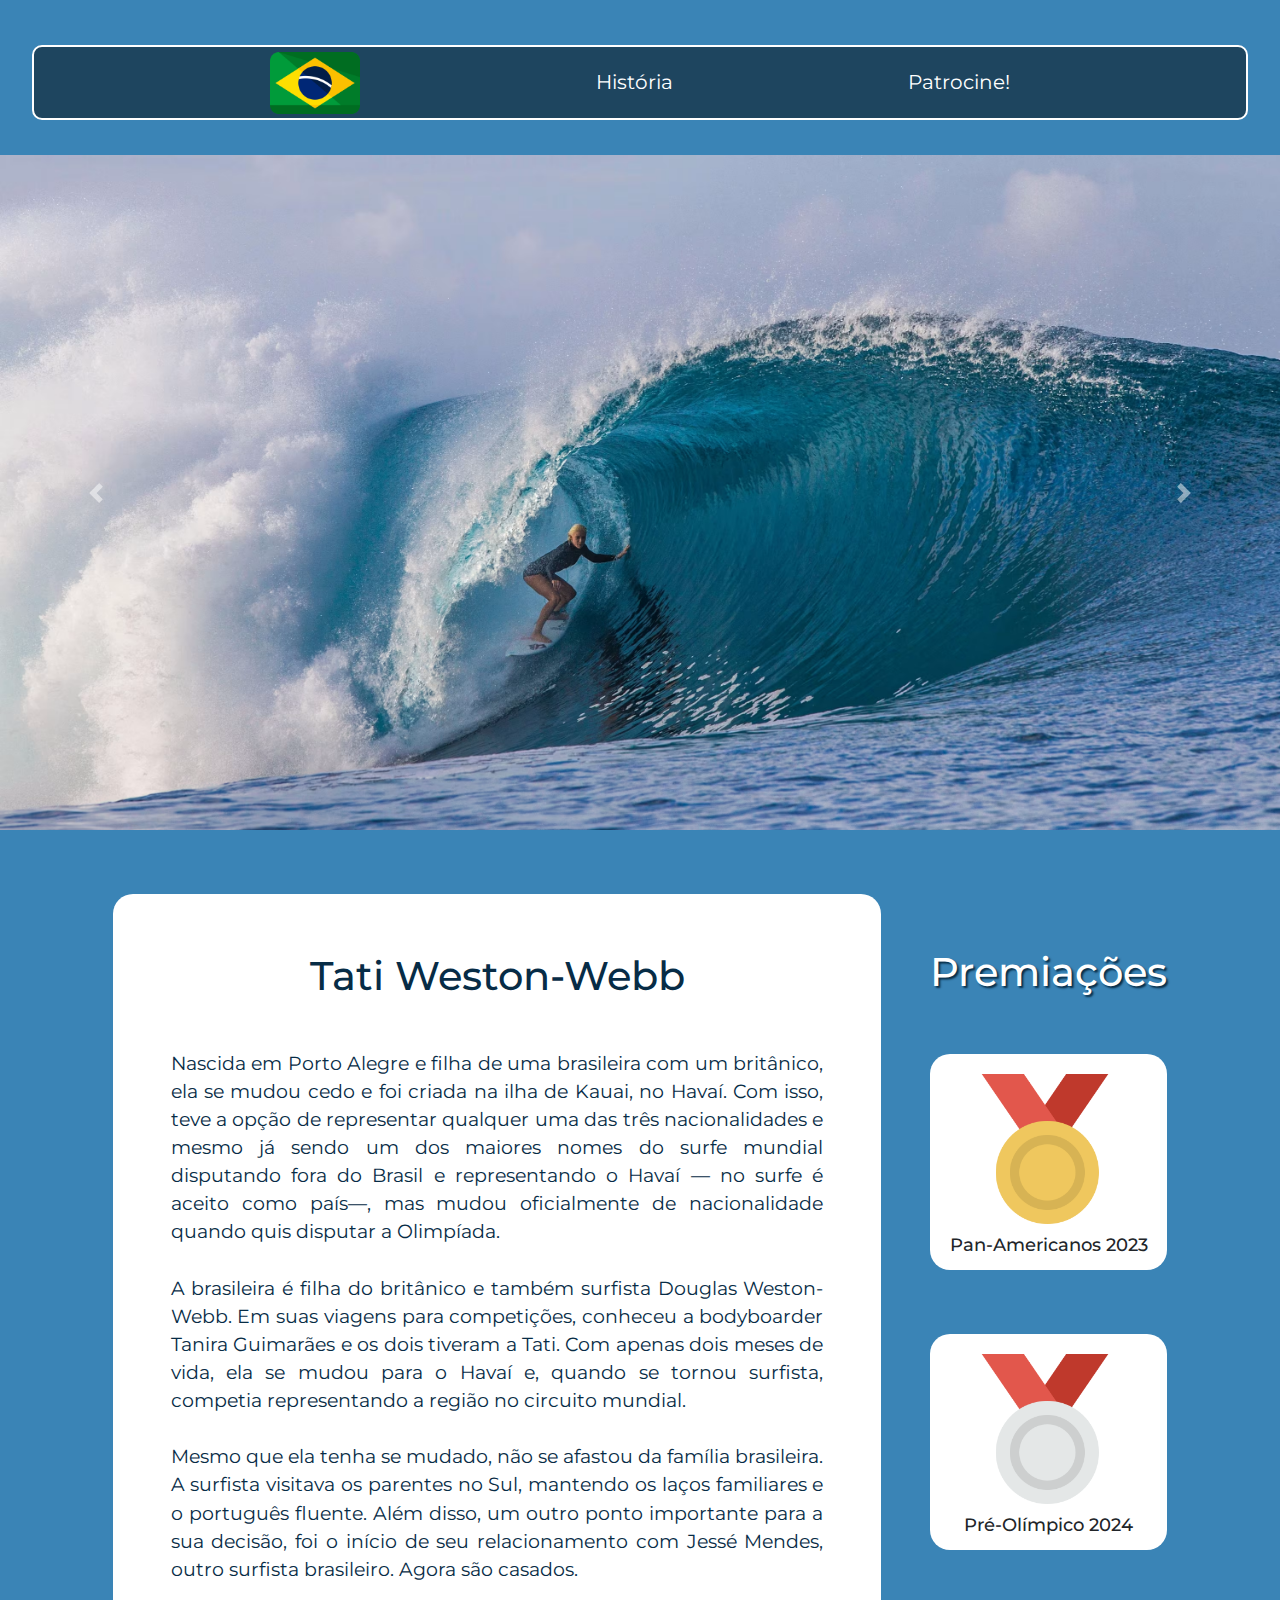
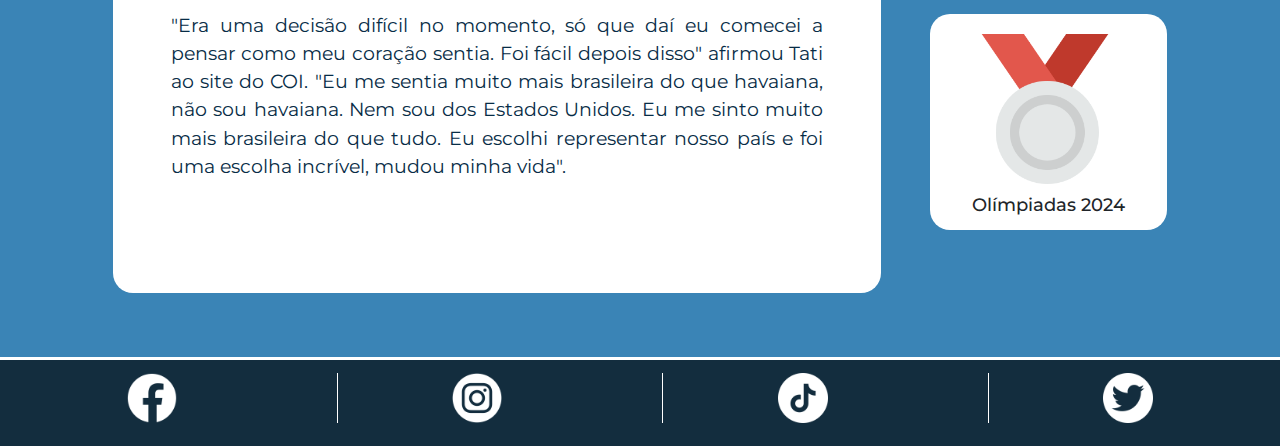
<file: index.html>
<!DOCTYPE html>
<html lang="pt-br">

<head>
    <meta charset="UTF-8" />
    <!-- Define a codificação de caracteres para UTF-8, garantindo a exibição correta de caracteres especiais -->
    <meta name="viewport" content="width=device-width, initial-scale=1.0" />
    <!-- Configura a viewport para dispositivos móveis, tornando o site responsivo -->

    <link rel="stylesheet"
        href="https://fonts.googleapis.com/css2?family=Material+Symbols+Outlined:opsz,wght,FILL,GRAD@48,400,0,-25" />
    <!-- Importa a fonte "Material Symbols Outlined" do Google Fonts -->
    <link rel="stylesheet" href="https://cdnjs.cloudflare.com/ajax/libs/font-awesome/6.0.0-beta3/css/all.min.css" />
    <!-- Importa o Font Awesome para ícones -->
    <link rel="stylesheet" href="https://stackpath.bootstrapcdn.com/bootstrap/4.5.2/css/bootstrap.min.css" />
    <!-- Importa o Bootstrap para estilos CSS -->
    <link rel="stylesheet" href="estilos/style.css" /> <!-- Importa seu arquivo CSS personalizado -->
    <title>Tati Weston Webb</title> <!-- Define o título da página, que aparece na aba do navegador -->
</head>

<body>
    <header> <!-- Define o cabeçalho da página -->
        <ul class="menu"> <!-- Uma lista não ordenada para o menu -->
            <li><a href="index.html"><img class="bandeira_brasileira" src="icons/brasil.png"
                        alt="bandeira_brasileira"></a></li>
            <!-- Item de lista com link para a página inicial e imagem da bandeira do Brasil -->
            <li><a href="#historia_artigo">História</a></li> <!-- Item de lista com link para a seção "História" -->
            <li><a href="contato.html">Patrocine! </a></li> <!-- Item de lista com link para a página "contato.html" -->
        </ul>
    </header>

    <main> <!-- Define o conteúdo principal da página -->
        <section id="projetos"> <!-- Uma seção para os projetos -->
            <div id="carouselProjetos" class="carousel slide" data-ride="carousel"> <!-- Um carrossel Bootstrap -->
                <div class="carousel-inner"> <!-- Container interno do carrossel -->

                    <!-- Itens do carrossel (slides) -->
                    <div class="carousel-item active" style="
                background: black url(imagens/tati_weston_1.avif)
                  bottom/cover no-repeat;
              ">
                        <a href="#" target="_blank"> <!-- Link que abre em uma nova aba -->
                            <div class="d-flex justify-content-center">
                                <!-- Div com classes Bootstrap para centralizar o conteúdo horizontalmente -->

                                <div class="projeto">
                                </div>
                            </div>
                        </a>
                    </div>
                    <div class="carousel-item" style="
                background: black url(imagens/tati_weston_2.webp)
                center/cover no-repeat;
                top: 60%;
              ">
                        <a href="#" target="_blank">
                            <div class="d-flex justify-content-center">
                                <div class="projeto">

                                </div>
                            </div>
                        </a>
                    </div>
                    <div class="carousel-item" style="
                background: black url(imagens/tati_na_manobra.jpeg) center/cover no-repeat;
              ">
                        <a href="#" target="_blank">
                            <div class="d-flex justify-content-center">
                                <div class="projeto">

                                </div>
                            </div>
                        </a>
                    </div>

                    <div class="carousel-item" style="
                background: black url(imagens/tati_na_praia_com_o_pessoal.jpg) top/cover no-repeat;
              ">
                        <a href="#" target="_blank">
                            <div class="d-flex justify-content-center">
                                <div class="projeto">
                                    <h1></h1>
                                </div>
                            </div>
                        </a>
                    </div>
                </div>
                <a class="carousel-control-prev" href="#carouselProjetos" role="button" data-slide="prev">
                    <span class="carousel-control-prev-icon" aria-hidden="true"></span> <!-- Ícone do botão Anterior -->
                    <span class="sr-only">Anterior</span> <!-- Texto alternativo para leitores de tela -->
                </a>
                <a class="carousel-control-next" href="#carouselProjetos" role="button" data-slide="next">
                    <span class="carousel-control-next-icon" aria-hidden="true"></span> <!-- Ícone do botão Próximo -->
                    <span class="sr-only">Próximo</span> <!-- Texto alternativo para leitores de tela -->
                </a>
            </div>
        </section>


        <div class="historia_elementos"> <!-- Container para a seção "História" -->
            <article id="historia_artigo"> <!-- Define um artigo para o conteúdo da história -->
                <h1>Tati Weston-Webb</h1><br>
                <p>Nascida em Porto Alegre e filha de uma brasileira com um britânico, ela se mudou cedo e foi criada na
                    ilha de Kauai, no Havaí. Com isso, teve a opção de representar qualquer uma das três nacionalidades
                    e mesmo já sendo um dos maiores nomes do surfe mundial disputando fora do Brasil e representando o
                    Havaí — no surfe é aceito como país—, mas mudou oficialmente de nacionalidade quando quis disputar a
                    Olimpíada. <br><br>
                    A brasileira é filha do britânico e também surfista Douglas Weston-Webb. Em suas viagens para
                    competições, conheceu a bodyboarder Tanira Guimarães e os dois tiveram a Tati. Com apenas dois meses
                    de vida, ela se mudou para o Havaí e, quando se tornou surfista, competia representando a região no
                    circuito mundial. <br><br>
                    Mesmo que ela tenha se mudado, não se afastou da família brasileira. A surfista visitava os parentes
                    no Sul, mantendo os laços familiares e o português fluente. Além disso, um outro ponto importante
                    para a sua decisão, foi o início de seu relacionamento com Jessé Mendes, outro surfista brasileiro.
                    Agora são casados. <br><br>
                    "Era uma decisão difícil no momento, só que daí eu comecei a pensar como meu coração sentia. Foi
                    fácil depois disso" afirmou Tati ao site do COI. "Eu me sentia muito mais brasileira do que
                    havaiana, não sou havaiana. Nem sou dos Estados Unidos. Eu me sinto muito mais brasileira do que
                    tudo. Eu escolhi representar nosso país e foi uma escolha incrível, mudou minha vida".</p>
                <a class="fonte_globo"
                    href="https://oglobo.globo.com/esportes/olimpiadas/noticia/2024/08/06/nascida-no-brasil-criada-no-havai-entenda-por-que-tatiana-weston-webb-quis-defender-o-brasil-no-surfe.ghtml"
                    target="_blank">Fonte</a> <!-- Link para a fonte da informação -->
            </article>

            <aside class="premiacoes"> <!-- Define um conteúdo lateral (sidebar) -->
                <h2>Premiações</h2>
                <figure><img src="./imagens/gold-medal.png" alt="medalha_gold">
                    <h3>Pan-Americanos 2023</h3>
                </figure>
                <figure><img src="./imagens/silver-medal.png" alt="medalha_silver">
                    <h3>Pré-Olímpico 2024</h3>
                </figure>
                <figure><img src="./imagens/silver-medal.png" alt="medalha_silver2">
                    <h3>Olímpiadas 2024</h3>
                </figure>
            </aside>
        </div>

    </main>

    <footer> <!-- Define o rodapé da página -->
        <nav> <!-- Seção de navegação -->
            <ul> <!-- Lista de links para redes sociais -->
                <li class="traco"><a href="https://m.facebook.com/tatianawestonwebbsurf" target="_blank"><img
                            src="icons/facebook.png" alt=""></a></li> <!-- Ícone do Facebook -->
                <li class="traco"><a href="https://www.instagram.com/tatiwest?igsh=YXVmbG51OTZoMWhs"
                        target="_blank"><img src="icons/instagram.png" alt=""></a></li>
                <li class="traco"><a
                        href="https://www.tiktok.com/@tatiwest9?lang=pt-BR&is_from_webapp=1&sender_device=mobile&sender_web_id=7400399276185142789"
                        target="_blank"><img src="icons/tiktok.png" alt=""></a></li>
                <li><a href="https://x.com/tatiwest?s=21&t=yPCIa761bU-Zq44lFiUPwA" target="_blank"><img
                            src="icons/twitter.png" alt=""></a></li>

            </ul>
        </nav>


    </footer>

    <!-- Importação de scripts JavaScript -->
    <script src="https://code.jquery.com/jquery-3.5.1.slim.min.js"></script> <!-- jQuery -->
    <script src="https://cdn.jsdelivr.net/npm/@popperjs/core@2.5.4/dist/umd/popper.min.js"></script>
    <!-- Popper.js (necessário para alguns componentes do Bootstrap) -->
    <script src="https://stackpath.bootstrapcdn.com/bootstrap/4.5.2/js/bootstrap.min.js"></script>
    <!-- Bootstrap JavaScript -->
</body>

</html>
</file>
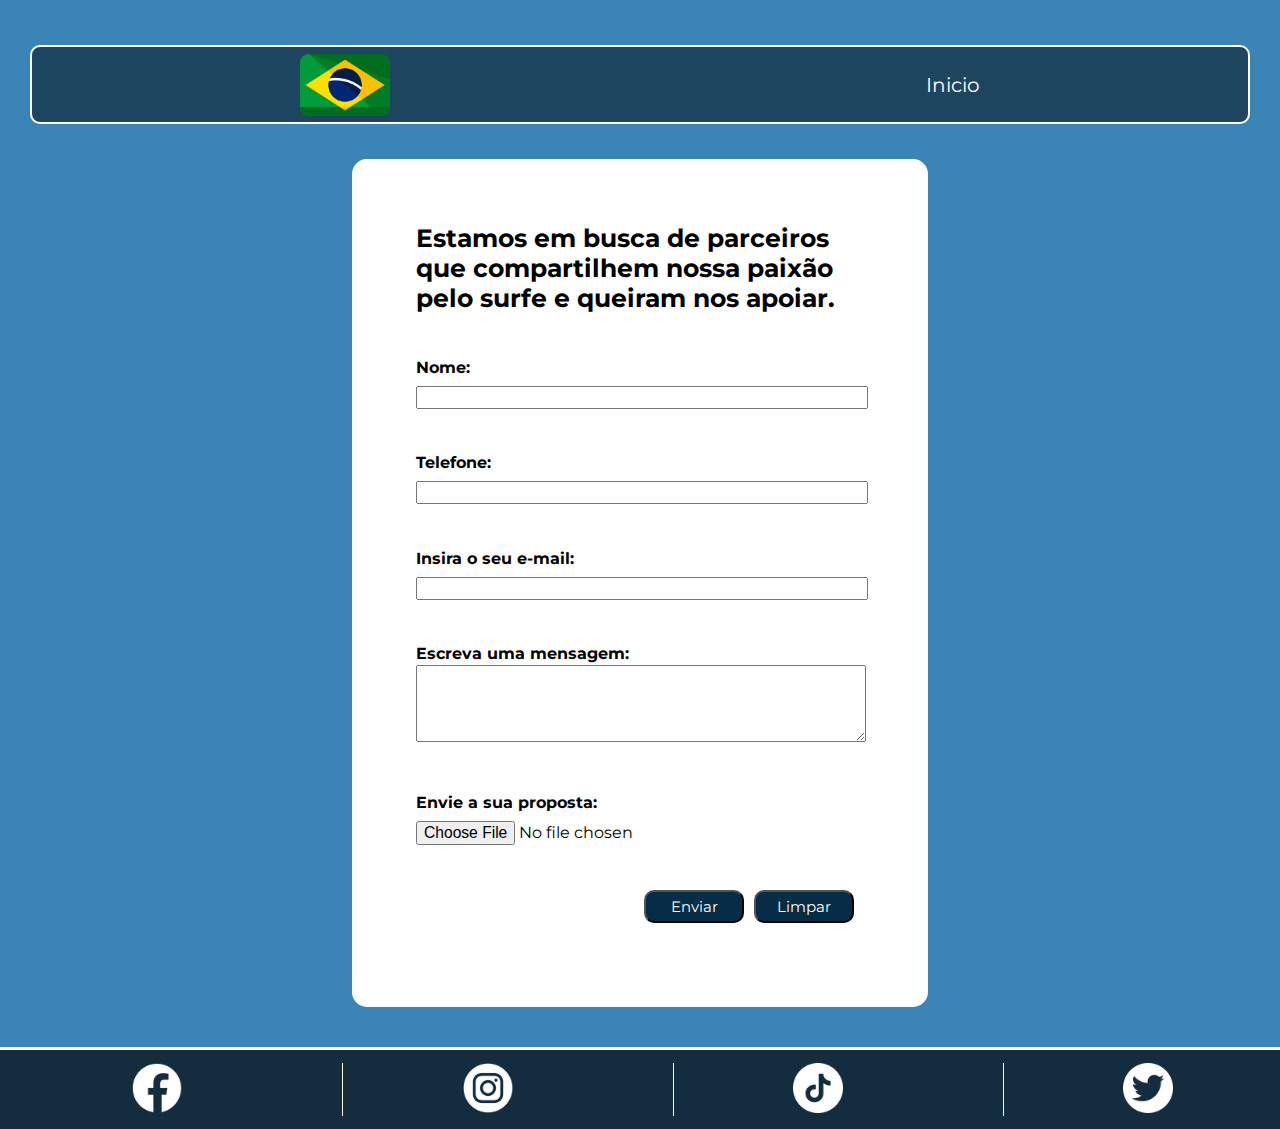
<file: contato.html>
<!DOCTYPE html>
<html lang="pt-br"> <!-- Define a linguagem do documento como português do Brasil -->

<head>
    <meta charset="UTF-8"> <!-- Define a codificação de caracteres como UTF-8 para suportar caracteres especiais -->
    <meta name="viewport" content="width=device-width, initial-scale=1.0"> <!-- Configura a viewport para responsividade em dispositivos móveis -->
    <link rel="stylesheet" href="https://fonts.googleapis.com/css2?family=Material+Symbols+Outlined:opsz,wght,FILL,GRAD@48,400,0,-25" /> <!-- Importa a fonte de ícones "Material Symbols Outlined" -->
    <link rel="stylesheet" href="./estilos/style.css"> <!-- Importa seu arquivo CSS externo -->
    <title>Contato</title> <!-- Define o título da página que aparece na aba do navegador -->
</head>

<body>
    <header> <!-- Define o cabeçalho da página -->
        <ul class="menu" style="justify-content: space-evenly;"> <!-- Cria uma lista não ordenada para o menu, com espaçamento uniforme entre os itens -->
            <li><a href="index.html"><img class="bandeira_brasileira" src="icons/brasil.png" alt="bandeira_brasileira"></a></li> <!-- Cria um item de lista com link para a página inicial e imagem da bandeira do Brasil -->
            <li></li> <!-- Cria um item de lista vazio para espaçamento -->
            <li><a href="index.html">Inicio</a></li> <!-- Cria um item de lista com link para a página inicial -->
        </ul>
    </header>

    <main> <!-- Define o conteúdo principal da página -->
        <form class="formulario" action="registro.php" method="GET"> <!-- Cria um formulário que envia os dados para o arquivo "registro.php" usando o método GET -->

            <h1 class="chamada">Estamos em busca de parceiros que compartilhem nossa paixão pelo surfe e queiram nos apoiar.</h1> <!-- Título principal do formulário -->

            <div> <!-- Cria um container para o campo "Nome" -->
                <label for="nome">Nome:</label> <!-- Rótulo para o campo "Nome", associado ao campo pelo atributo `for` -->
                <input class="campo_nome" type="text" id="nome" name="nome" required /> <!-- Campo de texto para o nome, com os atributos `id` e `name` definidos, e definido como obrigatório -->
            </div>

            <div> <!-- Cria um container para o campo "Telefone" -->
                <label for="telefone">Telefone:</label> <!-- Rótulo para o campo "Telefone", associado ao campo pelo atributo `for` -->
                <input class="campo_telefone" type="text" id="telefone" name="phone" required /> <!-- Campo de texto para o telefone, com os atributos `id` e `name` definidos, e definido como obrigatório -->
            </div>

            <div> <!-- Cria um container para o campo "E-mail" -->
                <label for="emailinserido">Insira o seu e-mail:</label><br> <!-- Rótulo para o campo "E-mail", associado ao campo pelo atributo `for` -->
                <input class="campo_email" type="email" id="emailinserido" name="emailinserido" required> <!-- Campo de texto para o e-mail, com os atributos `id` e `name` definidos, e definido como obrigatório -->
            </div>

            <div> <!-- Cria um container para o campo "Mensagem" -->
                <label for="feedback">Escreva uma mensagem:</label> <!-- Rótulo para o campo "Mensagem", associado ao campo pelo atributo `for` -->
                <textarea class="campo_texto" id="feedback" name="feedback"></textarea> <!-- Área de texto para a mensagem, com os atributos `id` e `name` definidos -->
            </div>

            <div> <!-- Cria um container para o campo "Proposta" (upload de arquivo) -->
                <label for="arquivo">Envie a sua proposta:</label> <!-- Rótulo para o campo "Proposta", associado ao campo pelo atributo `for` -->
                <input class="botao_anexo" type="file" id="arquivo" name="arquivo"> <!-- Campo de upload de arquivo, com os atributos `id` e `name` definidos -->
            </div>

            <div class="botoes"> <!-- Container para os botões do formulário -->
                <input class="botao_limpar" type="reset" value="Limpar" /> <!-- Botão para limpar os campos do formulário -->
                <input class="botao_enviar" type="submit" value="Enviar" /> <!-- Botão para enviar os dados do formulário -->
            </div>

        </form> 
    </main>

    <footer> <!-- Define o rodapé da página -->
        <nav> <!-- Define uma seção de navegação -->
            <ul> <!-- Cria uma lista não ordenada para os links das redes sociais -->
                <li class="traco"><a href="https://m.facebook.com/tatianawestonwebbsurf" target="_blank"><img src="icons/facebook.png" alt="ícone do Facebook"></a></li> <!-- Cria um item de lista com link para a página do Facebook, com ícone e texto alternativo para a imagem -->
                <li class="traco"><a href="https://www.instagram.com/tatiwest?igsh=YXVmbG51OTZoMWhs" target="_blank"><img src="icons/instagram.png" alt="ícone do Instagram"></a></li> <!-- Cria um item de lista com link para a página do Instagram, com ícone e texto alternativo para a imagem -->
                <li class="traco"><a href="https://www.tiktok.com/@tatiwest9?lang=pt-BR&is_from_webapp=1&sender_device=mobile&sender_web_id=7400399276185142789" target="_blank"><img src="icons/tiktok.png" alt="ícone do TikTok"></a></li> <!-- Cria um item de lista com link para a página do TikTok, com ícone e texto alternativo para a imagem -->
                <li><a href="https://x.com/tatiwest?s=21&t=yPCIa761bU-Zq44lFiUPwA" target="_blank"><img src="icons/twitter.png" alt="ícone do Twitter"></a></li> <!-- Cria um item de lista com link para a página do Twitter, com ícone e texto alternativo para a imagem -->
            </ul>
        </nav>
    </footer>

</body>

</html>
</file>
<file: estilos/style.css>
/* Importa a fonte Montserrat do Google Fonts com várias opções de estilo (itálico e pesos) */
@import url("https://fonts.googleapis.com/css2?family=Montserrat:ital,wght@0,100..900;1,100..900&display=swap");

/* Define estilos básicos para todos os elementos */
* {
  margin: 0;
  padding: 0;
  font-size: 62.5%; /* Define o tamanho da fonte base para 10px (1rem = 10px) */
  font-family: "Montserrat", sans-serif; /* Define a fonte padrão como Montserrat */
  scroll-behavior: smooth; /* Habilita a rolagem suave em todo o documento */
}

body {
  background-color: #3a84b6; /* Define a cor de fundo do corpo da página */
  scroll-behavior: smooth; /* Garante a rolagem suave no corpo da página */
}

/* Estilos para o menu */
.menu {
  display: flex; /* Define o menu como um container flexível */
  flex-direction: row; /* Define a direção dos itens do menu como horizontal */
  flex: auto; /* Permite que o menu ocupe todo o espaço disponível */
  list-style: none; /* Remove os marcadores de lista */
  height: 8rem; /* Define a altura do menu */
  font-size: 3rem; /* Define o tamanho da fonte do menu */
  justify-content: space-evenly; /* Distribui os itens do menu uniformemente */
  align-items: center; /* Centraliza os itens do menu verticalmente */
  background-color: #0000007a; /* Define a cor de fundo do menu com transparência */
  border: solid white 2px; /* Adiciona uma borda branca ao menu */
  color: white; /* Define a cor do texto do menu como branca */
  width: 95vw; /* Define a largura do menu como 95% da largura da viewport */
  margin: auto; /* Centraliza o menu horizontalmente */
  height: 75px; 
  margin-top: 45px; 
  margin-bottom: 35px; 
  border-radius: 10px; /* Arredonda os cantos do menu */
  transition: ease-in-out 0.7s; /* Adiciona uma transição suave às propriedades do menu */
}

/* Estilos para os itens do menu */
.menu > li {
  transition: ease-in-out 0.7s; /* Adiciona uma transição suave às propriedades dos itens do menu */
}

/* Estilos para os links dos itens do menu quando o mouse passa por cima */
.menu > li > a:hover {
  border-bottom: white solid 3px; /* Adiciona uma borda inferior branca ao link */
  padding-bottom: 1.7rem; /* Adiciona um espaçamento inferior ao link */
  transition: ease-in-out 0.2s; /* Adiciona uma transição suave às propriedades do link */
  text-decoration: none; /* Remove a decoração de texto do link */
  color: white; /* Define a cor do texto do link como branca */
}

/* Estilos para a imagem da bandeira do Brasil */
.bandeira_brasileira{
  display: flex; /* Define a imagem como um container flexível */
  height: 9rem; /* Define a altura da imagem */ 
}

/* Estilos para links */
a {
  font-size: 2rem; /* Define o tamanho da fonte do link */
  color: white; /* Define a cor do texto do link como branca */
  text-decoration: none; /* Remove a decoração de texto do link */
}

/* Estilos para os itens do carrossel */
.carousel-item {
  height: 75vh; /* Define a altura do item do carrossel como 75% da altura da viewport */
}

/* Estilos para os links dentro dos itens do carrossel */
.carousel-item > a {
  text-align: none; /* Define o alinhamento do texto do link como nenhum */
  color: white; /* Define a cor do texto do link como branca */
}

/* Estilos para o artigo da seção "História" */
#historia_artigo{
  font-size: 3rem; /* Define o tamanho da fonte do artigo */
  background-color: white; /* Define a cor de fundo do artigo como branca */
  color: #072c46; /* Define a cor do texto do artigo */
  text-align: center; /* Define o alinhamento do texto do artigo como centralizado */
  width: 60vw; /* Define a largura do artigo como 60% da largura da viewport */
  padding: 5%; /* Adiciona um espaçamento interno ao artigo */
  border-radius: 20px; /* Arredonda os cantos do artigo */
  text-align: justify; /* Define o alinhamento do texto do artigo como justificado */
}

/* Estilos para o título do artigo da seção "História" */
#historia_artigo>h1{
  font-size: 4rem; /* Define o tamanho da fonte do título */
  text-align: center; /* Define o alinhamento do texto do título como centralizado */
}

/* Estilos para formulários */
form {
  padding: 1rem; /* Adiciona um espaçamento interno ao formulário */
  margin: auto; /* Centraliza o formulário horizontalmente */
  font-size: 2rem; /* Define o tamanho da fonte do formulário */
  background-color: white; /* Define a cor de fundo do formulário como branca */
  width: 80vw; /* Define a largura do formulário como 80% da largura da viewport */
  border-radius: 15px; /* Arredonda os cantos do formulário */
  display: flex; /* Define o formulário como um container flexível */
  flex-direction: column; /* Define a direção dos itens do formulário como vertical */
  justify-content: space-between; /* Distribui os itens do formulário uniformemente */
}

/* Estilos para o rodapé da página */
footer {
  list-style-type: none; /* Remove os marcadores de lista */
  width: 100%; /* Define a largura do rodapé como 100% */
  background-color: rgba(0, 0, 0, 0.658); /* Define a cor de fundo do rodapé com transparência */
  color: white; /* Define a cor do texto do rodapé como branca */
  text-align: left; /* Define o alinhamento do texto do rodapé como à esquerda */
  border-top: 0.3rem solid white; /* Adiciona uma borda superior branca ao rodapé */
  padding: 1%; /* Adiciona um espaçamento interno ao rodapé */
}

/* Estilos para os links dentro do rodapé */
footer > nav > ul > li > a {
  color: white; /* Define a cor do texto do link como branca */
  font-size: 1.2rem; /* Define o tamanho da fonte do link */
  text-decoration: none; /* Remove a decoração de texto do link */
  transition: ease-in-out 0.1s; /* Adiciona uma transição suave às propriedades do link */ 
}

/* Estilos para os itens de lista com a classe "traco" dentro do rodapé */
footer > nav > ul > .traco{
  border-right: 1px solid #ffffff; /* Adiciona uma borda direita branca ao item de lista */
  padding: 0px 160px 0px 0px; /* Adiciona um espaçamento interno ao item de lista */
  text-align: center; /* Define o alinhamento do texto do item de lista como centralizado */
}

/* Estilos para as imagens dentro dos itens de lista com a classe "traco" dentro do rodapé */
footer > nav > ul > .traco > a > img{
  height: 5rem; /* Define a altura da imagem */
}

/* Estilos para as imagens dentro dos links dentro do rodapé */
footer > nav > ul > li > a > img{
  height: 5rem; /* Define a altura da imagem */
  transition: ease-in-out 0.3s; /* Adiciona uma transição suave às propriedades da imagem */
}

/* Estilos para a lista de links dentro do rodapé */
footer > nav > ul{
  display: flex; /* Define a lista como um container flexível */
  flex-direction: row; /* Define a direção dos itens da lista como horizontal */
  justify-content: space-evenly; /* Distribui os itens da lista uniformemente */
  list-style-type: none; /* Remove os marcadores de lista */
}

/* Estilos para as imagens dentro dos links dentro do rodapé quando o mouse passa por cima */
footer > nav > ul > li > a> img:hover {
  text-decoration: none; /* Remove a decoração de texto do link */
  color: white; /* Define a cor do texto do link como branca */
  padding-bottom: .05rem; /* Adiciona um espaçamento inferior ao link */
  height: 5.5rem; /* Define a altura da imagem */
}

/* Estilos para o container da seção "História" */
.historia_elementos {
  display: flex; /* Define o container como um container flexível */
  padding: 5%; /* Adiciona um espaçamento interno ao container */
  justify-content: space-evenly; /* Distribui os itens do container uniformemente */
}

/* Estilos para as imagens dentro da seção "Premiações" */
.premiacoes > figure > img {
  max-height: 15rem; /* Define a altura máxima da imagem */
  margin: 10px 0px; /* Adiciona uma margem superior e inferior à imagem */
  transform: translate(20%); /* Move a imagem horizontalmente em 20% */
}

/* Estilos para a seção "Premiações" */
.premiacoes {
  display: flex; /* Define a seção como um container flexível */
  flex-direction: column; /* Define a direção dos itens da seção como vertical */
  justify-content: space-evenly; /* Distribui os itens da seção uniformemente */
}

/* Estilos para o título da seção "Premiações" */
.premiacoes > h2 {
  text-align: center; /* Define o alinhamento do texto do título como centralizado */
  font-size: 4rem; /* Define o tamanho da fonte do título */
  color: white; /* Define a cor do texto do título como branca */
  text-shadow: #072c46 2px 2px 2px; /* Adiciona uma sombra ao texto do título */
}

/* Estilos para os itens da seção "Premiações" */
.premiacoes > figure {
  background-color: white; /* Define a cor de fundo do item como branca */
  padding: 10px; /* Adiciona um espaçamento interno ao item */
  border-radius: 20px; /* Arredonda os cantos do item */
}

/* Estilos para os subtítulos dentro da seção "Premiações" */
.premiacoes > figure > h3 {
  text-align: center; /* Define o alinhamento do texto do subtítulo como centralizado */
}

/* Estilos para a seção "Formulário" */
.formulario {
  height: 80vh; /* Define a altura da seção como 80% da altura da viewport */
  width: 35vw; /* Define a largura da seção como 70% da largura da viewport */
  margin-bottom: 4rem; /* Adiciona uma margem inferior à seção */
  font-size: 4rem; /* Define o tamanho da fonte da seção */
  font-weight: bold; /* Define o peso da fonte da seção como negrito */
  padding: 5%; /* Adiciona um espaçamento interno à seção */
}

/* Estilos para o campo de texto do formulário */
.campo_texto {
  height: 75px; /* Define a altura do campo de texto */
}

/* Estilos para o container dos botões do formulário */
.botoes {
  display: flex; /* Define o container como um container flexível */
  flex-direction: row-reverse; /* Define a direção dos itens do container como horizontal e invertida */
  gap: 1rem; /* Define o espaçamento entre os itens do container */
  margin: 1rem; /* Adiciona uma margem ao container */
}

/* Estilos para os botões "Limpar" e "Enviar" do formulário */
.botao_limpar, .botao_enviar {
  width: 100px; /* Define a largura dos botões */
  font-size: 1.5rem; /* Define o tamanho da fonte dos botões */
  margin-bottom: 10px; /* Adiciona uma margem inferior aos botões */
  background-color: #072c46; /* Define a cor de fundo dos botões */
  color: white; /* Define a cor do texto dos botões como branca */
  padding: 5px; /* Adiciona um espaçamento interno aos botões */
  border-radius: 10px; /* Arredonda os cantos dos botões */
}

/* Estilos para os campos de nome, telefone, email e texto do formulário */
.campo_nome, .campo_telefone, .campo_email, .campo_texto {
  width: 100%; /* Define a largura dos campos como 100% */
}

/* Estilos para telas com largura máxima de 998px (media query) */
@media(max-width:998px){
  /* Estilos para a seção "Premiações" */
  .premiacoes {
    flex-direction: row; /* Define a direção dos itens da seção como horizontal */
    justify-content: space-between; /* Distribui os itens da seção uniformemente */
    gap: 1rem; /* Define o espaçamento entre os itens da seção */
  }

  /* Estilos para o container da seção "História" */
  .historia_elementos{
    flex-direction: column; /* Define a direção dos itens do container como vertical */
  }

  /* Estilos para o artigo da seção "História" */
  #historia_artigo{
    margin: auto; /* Centraliza o artigo horizontalmente */
    width: 80vw; /* Define a largura do artigo como 80% da largura da viewport */
  }
 
  /* Estilos para as imagens dentro da seção "Premiações" */
  .premiacoes > figure > img {
    width: 15vw; /* Define a largura da imagem como 15% da largura da viewport */
    transform: translate(40%); /* Move a imagem horizontalmente em 40% */
  }

  /* Estilos para os itens da seção "Premiações" */
  .premiacoes > figure{
    width: 30vw; /* Define a largura do item como 30% da largura da viewport */
    align-items: center; /* Centraliza os itens verticalmente */
    padding: 0; /* Remove o espaçamento interno do item */
    margin-top: 2rem; /* Adiciona uma margem superior ao item */
  }

  /* Esconde o título da seção "Premiações" */
  .premiacoes>h2{
    display: none; 
  }

  /* Estilos para os itens de lista com a classe "traco" dentro do rodapé */
  footer > nav > ul > .traco{
    border: none; /* Remove a borda do item de lista */
    margin: 1rem 0; /* Adiciona uma margem superior e inferior ao item de lista */
    padding:0; /* Remove o espaçamento interno do item de lista */
  }

  /* Estilos para os itens de lista dentro do rodapé */
  footer > nav > ul > li{
    margin: 1rem 0; /* Adiciona uma margem superior e inferior ao item de lista */
  }

  /* Remove a borda inferior dos links do menu quando o mouse passa por cima */
  .menu > li > a:hover {
    border-bottom: none;
  }

  /* Estilos para o título do artigo da seção "História" */
  #historia_artigo > h1{
    font-size: 3.2rem; /* Define o tamanho da fonte do título */
    flex-wrap: nowrap; /* Impede que o título seja quebrado em várias linhas */
  }

  /* Estilos para a seção "Formulário" */
  .formulario {
    width: 75%; /* Define a largura da seção como 75% */
    padding: 20px; /* Adiciona um espaçamento interno à seção */
  }
  
  /* Estilos para o botão "Anexo" do formulário */
  .botao_anexo {
    font-size: 1.3rem; /* Define o tamanho da fonte do botão */
  }
  
  /* Estilos para os botões "Limpar" e "Enviar" do formulário */
  .botao_limpar, .botao_enviar {
    width: 100px; /* Define a largura dos botões */
    font-size: 1.5rem; /* Define o tamanho da fonte dos botões */
  }

  /* Estilos para o título da seção "Formulário" */
  .formulario > h1 {
    font-size: 2rem; /* Define o tamanho da fonte do título */
    text-align: center; /* Define o alinhamento do texto do título como centralizado */
  }
}
</file>
